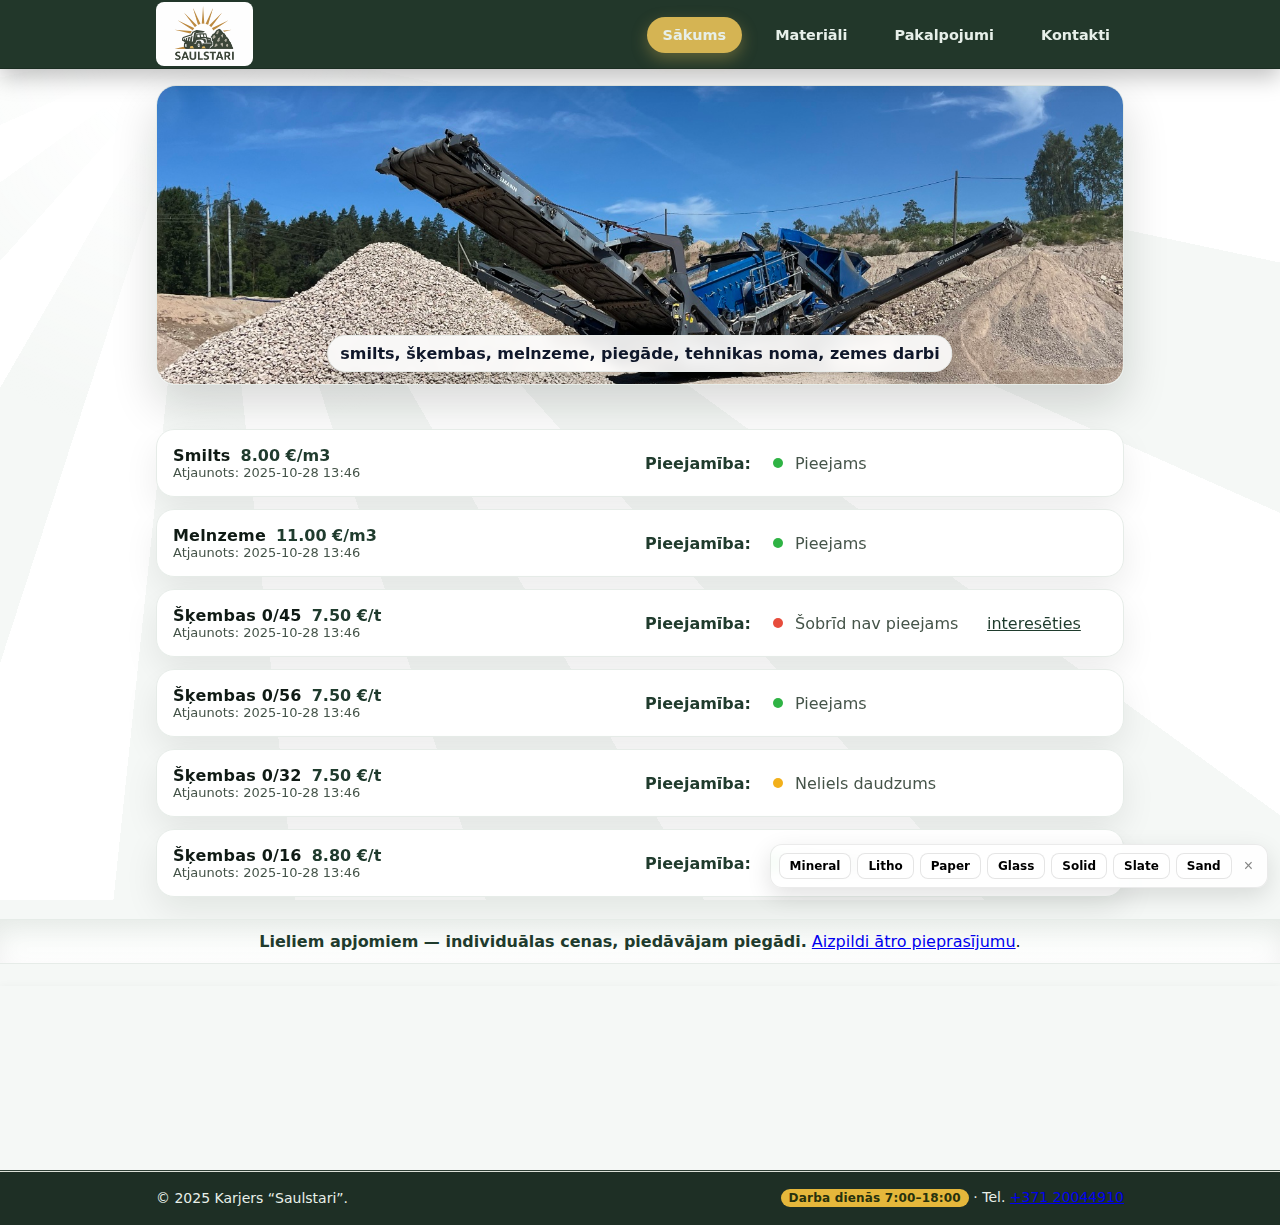
<file: index.html>
<!DOCTYPE html><html lang="lv"><head>
<meta charset="utf-8"><meta name="viewport" content="width=device-width, initial-scale=1">
<link rel="icon" type="image/png" href="assets/favicon.png">
<title>Karjers Saulstari</title>
<link rel="stylesheet" href="assets/styles.css">
<link rel="stylesheet" href="assets/theme-mineral.css">
<link rel="stylesheet" href="assets/theme-litholines.css">
<link rel="stylesheet" href="assets/theme-paperlux.css">
<link rel="stylesheet" href="assets/theme-glassrail.css">
<link rel="stylesheet" href="assets/theme-solidbar.css">
<link rel="stylesheet" href="assets/theme-slategold.css">
<link rel="stylesheet" href="assets/theme-golden-sand.css">
<!-- switcher UI stils -->
<link rel="stylesheet" href="assets/theme-switcher.css">
</head><body class="theme-solidbar">
<header class="header"><div class="container nav">
  <div class="brand"><img src="assets/logo.png" alt="Karjers Saulstari"></div>
  <nav>
    <a href="index.html" class="active">Sākums</a>
    <a href="materials.html">Materiāli</a>
    <a href="pakalpojumi.html">Pakalpojumi</a>
    <a href="contact.html">Kontakti</a>
  </nav>
</div></header><h1 class='visually-hidden'>Sākums</h1><section class="section hero"><div class="container"><div class="frame" id="hero"><div class="slide active"><img src="assets/hero/hero-1.jpg" alt="Hero 1" data-focal="50% 35%"></div><div class="slide"><img src="assets/hero/hero-2.jpg" alt="Hero 2" data-focal="50% 35%"></div><div class="slide"><img src="assets/hero/hero-3.jpg" alt="Hero 3" data-focal="50% 45%"></div><div class="slide"><img src="assets/hero/hero-4.jpg" alt="Hero 4" data-focal="50% 30%"></div><div class="slide"><img src="assets/hero/hero-5.jpg" alt="Hero 5" data-focal="50% 30%"></div><div class="caption">smilts, šķembas, melnzeme, piegāde, tehnikas noma, zemes darbi</div></div></div></section>
<script>(function(){var i=0,s=document.querySelectorAll('#hero .slide');if(s.length<2) return;setInterval(function(){s[i].classList.remove('active');i=(i+1)%s.length;s[i].classList.add('active');},5000);})();</script>
<section class="section"><div class="container"><div class="vlist"><div class="vitem"><div><div class="vname-line"><div class="vname">Smilts</div><div class="vprice">8.00 €/m3</div></div><div class="vmeta">Atjaunots: 2025-10-28 13:46</div></div><div class="avail-grid"><div class="avail-label">Pieejamība:</div><span class="dot green"></span><div class="avail-text">Pieejams</div><div class="avail-action"></div></div></div>
<div class="vitem"><div><div class="vname-line"><div class="vname">Melnzeme</div><div class="vprice">11.00 €/m3</div></div><div class="vmeta">Atjaunots: 2025-10-28 13:46</div></div><div class="avail-grid"><div class="avail-label">Pieejamība:</div><span class="dot green"></span><div class="avail-text">Pieejams</div><div class="avail-action"></div></div></div>
<div class="vitem"><div><div class="vname-line"><div class="vname">Šķembas 0/45</div><div class="vprice">7.50 €/t</div></div><div class="vmeta">Atjaunots: 2025-10-28 13:46</div></div><div class="avail-grid"><div class="avail-label">Pieejamība:</div><span class="dot red"></span><div class="avail-text">Šobrīd nav pieejams</div><div class="avail-action"><a href="contact.html?material=Šķembas 0/45#fast-form">interesēties</a></div></div></div>
<div class="vitem"><div><div class="vname-line"><div class="vname">Šķembas 0/56</div><div class="vprice">7.50 €/t</div></div><div class="vmeta">Atjaunots: 2025-10-28 13:46</div></div><div class="avail-grid"><div class="avail-label">Pieejamība:</div><span class="dot green"></span><div class="avail-text">Pieejams</div><div class="avail-action"></div></div></div>
<div class="vitem"><div><div class="vname-line"><div class="vname">Šķembas 0/32</div><div class="vprice">7.50 €/t</div></div><div class="vmeta">Atjaunots: 2025-10-28 13:46</div></div><div class="avail-grid"><div class="avail-label">Pieejamība:</div><span class="dot yellow"></span><div class="avail-text">Neliels daudzums</div><div class="avail-action"></div></div></div>
<div class="vitem"><div><div class="vname-line"><div class="vname">Šķembas 0/16</div><div class="vprice">8.80 €/t</div></div><div class="vmeta">Atjaunots: 2025-10-28 13:46</div></div><div class="avail-grid"><div class="avail-label">Pieejamība:</div><span class="dot green"></span><div class="avail-text">Pieejams</div><div class="avail-action"></div></div></div></div></div>
</section>
<section class="cta-bar"><div class="container"><p style="margin:0;text-align:center"><strong>Lieliem apjomiem — individuālas cenas, piedāvājam piegādi.</strong> <a href="contact.html#fast-form">Aizpildi ātro pieprasījumu</a>.</p></div></section><section class="map-section"><iframe class="map-banner" src="https://www.google.com/maps?q=Karjers%20Saulstari%20Salaspils&output=embed" loading="lazy"></iframe></section><footer class="footer"><div class="container"><div class="row"><div>© 2025 Karjers “Saulstari”.</div><div><span class="badge">Darba dienās 7:00–18:00</span> · Tel. <a href="tel:+37120044910">+371 20044910</a></div></div></div></footer>  <script src="assets/js/focal.js"></script>
<script src="assets/js/focal.js"></script>
<script src="assets/js/theme-switcher.js"></script>
<script src="assets/js/rays-origin.js"></script>
</body>
</html>
</file>
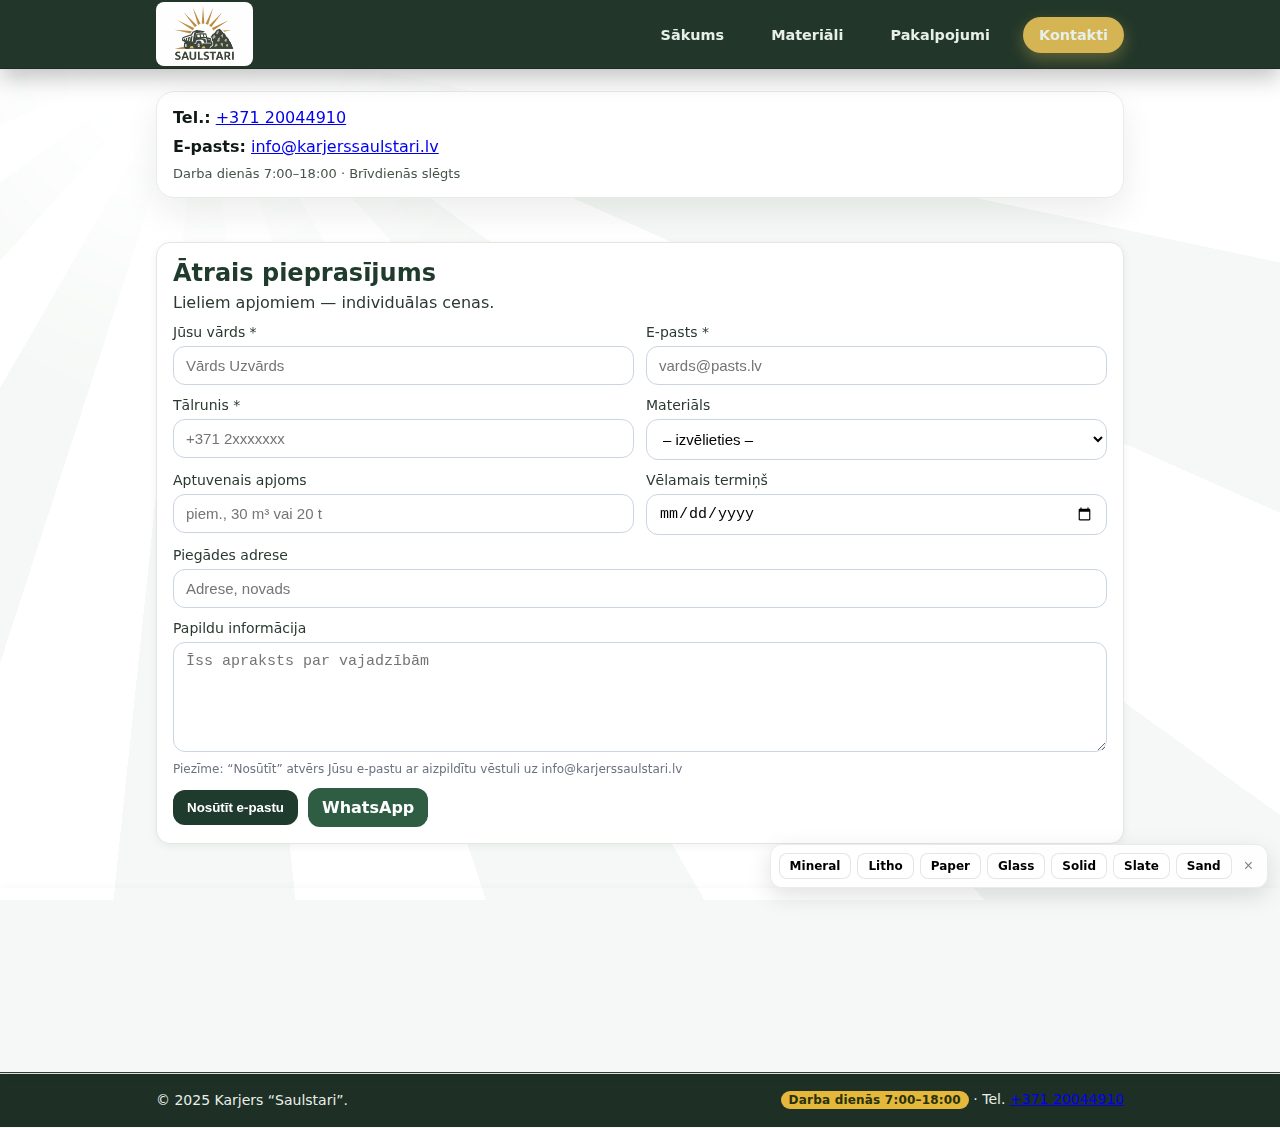
<file: contact.html>
<!DOCTYPE html><html lang="lv"><head>
<meta charset="utf-8"><meta name="viewport" content="width=device-width, initial-scale=1">
<link rel="icon" type="image/png" href="assets/favicon.png">
<title>Karjers Saulstari</title>
<link rel="stylesheet" href="assets/styles.css">
<link rel="stylesheet" href="assets/theme-mineral.css">
<link rel="stylesheet" href="assets/theme-litholines.css">
<link rel="stylesheet" href="assets/theme-paperlux.css">
<link rel="stylesheet" href="assets/theme-glassrail.css">
<link rel="stylesheet" href="assets/theme-solidbar.css">
<link rel="stylesheet" href="assets/theme-slategold.css">
<link rel="stylesheet" href="assets/theme-golden-sand.css">
<!-- switcher UI stils -->
<link rel="stylesheet" href="assets/theme-switcher.css">
</head><body class="theme-mineral">
<header class="header"><div class="container nav">
  <div class="brand"><img src="assets/logo.png" alt="Karjers Saulstari"></div>
  <nav>
    <a href="index.html">Sākums</a>
    <a href="materials.html">Materiāli</a>
    <a href="pakalpojumi.html">Pakalpojumi</a>
    <a href="contact.html" class="active">Kontakti</a>
  </nav>
</div></header><h1 class='visually-hidden'>Kontakti</h1>
<section class="section"><div class="container"><div class="vlist"><div class="vitem" style="grid-template-columns:1fr">
<div><strong>Tel.:</strong> <a href="tel:+37120044910">+371 20044910</a></div><div><strong>E-pasts:</strong> <a href="mailto:info@karjerssaulstari.lv">info@karjerssaulstari.lv</a></div>
<div class="vmeta">Darba dienās 7:00–18:00 · Brīvdienās slēgts</div></div></div></div></section>
<section class="section" id="fast-form"><div class="container"><div class="form-card">
<h2 style="margin:0 0 6px 0;color:var(--primary)">Ātrais pieprasījums</h2>
<p style="margin:0 0 12px 0;color:#2a3a30">Lieliem apjomiem — individuālas cenas.</p>
<form id="qform"><div class="form-grid">
<div><label for="name">Jūsu vārds *</label><input id="name" required placeholder="Vārds Uzvārds"><div class="error" id="err-name" style="display:none">Ievadiet vārdu</div></div>
<div><label for="email">E-pasts *</label><input id="email" type="email" required placeholder="vards@pasts.lv"><div class="error" id="err-email" style="display:none">Ievadiet derīgu e-pastu</div></div>
<div><label for="phone">Tālrunis *</label><input id="phone" required placeholder="+371 2xxxxxxx"><div class="error" id="err-phone" style="display:none">Ievadiet tālruni</div></div>
<div><label for="material">Materiāls</label><select id="material"><option value="">– izvēlieties –</option><option value="Smilts">Smilts</option><option value="Melnzeme">Melnzeme</option><option value="Šķembas 0/45">Šķembas 0/45</option><option value="Šķembas 0/56">Šķembas 0/56</option><option value="Šķembas 0/32">Šķembas 0/32</option><option value="Šķembas 0/16">Šķembas 0/16</option></select></div>
<div><label for="amount">Aptuvenais apjoms</label><input id="amount" placeholder="piem., 30 m³ vai 20 t"></div>
<div><label for="date">Vēlamais termiņš</label><input id="date" type="date"></div>
<div class="wide"><label for="address">Piegādes adrese</label><input id="address" placeholder="Adrese, novads"></div>
<div class="wide"><label for="message">Papildu informācija</label><textarea id="message" placeholder="Īss apraksts par vajadzībām"></textarea><div class="help">Piezīme: “Nosūtīt” atvērs Jūsu e‑pastu ar aizpildītu vēstuli uz info@karjerssaulstari.lv</div></div>
</div><div class="btn-wrap" style="margin-top:12px"><button type="submit" class="btn">Nosūtīt e-pastu</button> <a class="btn secondary" href="tel:+37120044910">WhatsApp</a></div></form>
</div></div></section>
<section class="map-section"><iframe class="map-banner" src="https://www.google.com/maps?q=Karjers%20Saulstari%20Salaspils&output=embed" loading="lazy"></iframe></section>

<script>
(function(){
  var p=new URLSearchParams(location.search).get('material');
  if(p){
    var s=document.getElementById('material');
    for(var i=0;i<s.options.length;i++){ if(s.options[i].value===p){ s.selectedIndex=i; break; } }
    document.getElementById('fast-form').scrollIntoView({behavior:'smooth'});
  }
})();
document.getElementById('qform').addEventListener('submit',function(e){
  e.preventDefault();
  function sh(id,c){document.getElementById(id).style.display=c?'block':'none';}
  var name=document.getElementById('name').value.trim(),
      email=document.getElementById('email').value.trim(),
      phone=document.getElementById('phone').value.trim();
  var material=document.getElementById('material').value,
      amount=document.getElementById('amount').value.trim(),
      date=document.getElementById('date').value,
      address=document.getElementById('address').value.trim(),
      message=document.getElementById('message').value.trim();
  var ok=true;
  sh('err-name',!name); if(!name) ok=false;
  sh('err-email',!/\S+@\S+\.\S+/.test(email)); if(!/\S+@\S+\.\S+/.test(email)) ok=false;
  sh('err-phone',!phone); if(!phone) ok=false;
  if(!ok) return;
  var subject=encodeURIComponent('Ātrais pieprasījums no mājaslapas');
  var body=[
    'Vārds: '+name,
    'E-pasts: '+email,
    'Tālrunis: '+phone,
    'Materiāls: '+(material||'-'),
    'Apjoms: '+(amount||'-'),
    'Termiņš: '+(date||'-'),
    'Adrese: '+(address||'-'),
    'Ziņa: '+(message||'-')
  ].join('\n');
  window.location.href='mailto:info@karjerssaulstari.lv?subject='+subject+'&body='+encodeURIComponent(body);
});
</script>
<footer class="footer"><div class="container"><div class="row"><div>© 2025 Karjers “Saulstari”.</div><div><span class="badge">Darba dienās 7:00–18:00</span> · Tel. <a href="tel:+37120044910">+371 20044910</a></div></div></div></footer>  <script src="assets/js/focal.js"></script>
<script src="assets/js/focal.js"></script>
<script src="assets/js/theme-switcher.js"></script>
<script src="assets/js/rays-origin.js"></script>

<script>
document.addEventListener("DOMContentLoaded", () => {
  const btn = document.querySelector('a.btn.secondary[href^="tel:"]');
  if (!btn) return;

  // Number in both formats
  const PHONE_PLUS  = "+37120044910"; // for whatsapp:// schemes (must include +)
  const PHONE_PLAIN = "37120044910";  // for wa.me (no +, no spaces)

  const isMobile = /Android|iPhone|iPad|iPod/i.test(navigator.userAgent);

  btn.addEventListener("click", (e) => {
    e.preventDefault();

    if (isMobile) {
      // Try native WhatsApp audio call
      const try1 = `whatsapp://audio?phone=${encodeURIComponent(PHONE_PLUS)}`;
      const try2 = `whatsapp://call?phone=${encodeURIComponent(PHONE_PLUS)}`; // secondary
      let opened = false;
      const vis = () => { if (document.hidden) opened = true; };
      document.addEventListener("visibilitychange", vis, { once: true });

      window.location.href = try1;
      setTimeout(() => {
        if (!opened) {
          window.location.href = try2;
          setTimeout(() => { if (!opened) window.location.href = `https://wa.me/${PHONE_PLAIN}`; }, 700);
        }
      }, 900);
    } else {
      // Desktop: Web/Desktop cannot be forced to start a call; open chat
      window.open(`https://wa.me/${PHONE_PLAIN}`, "_blank", "noopener");
    }
  });
});
</script>
</body>
</html>
</file>
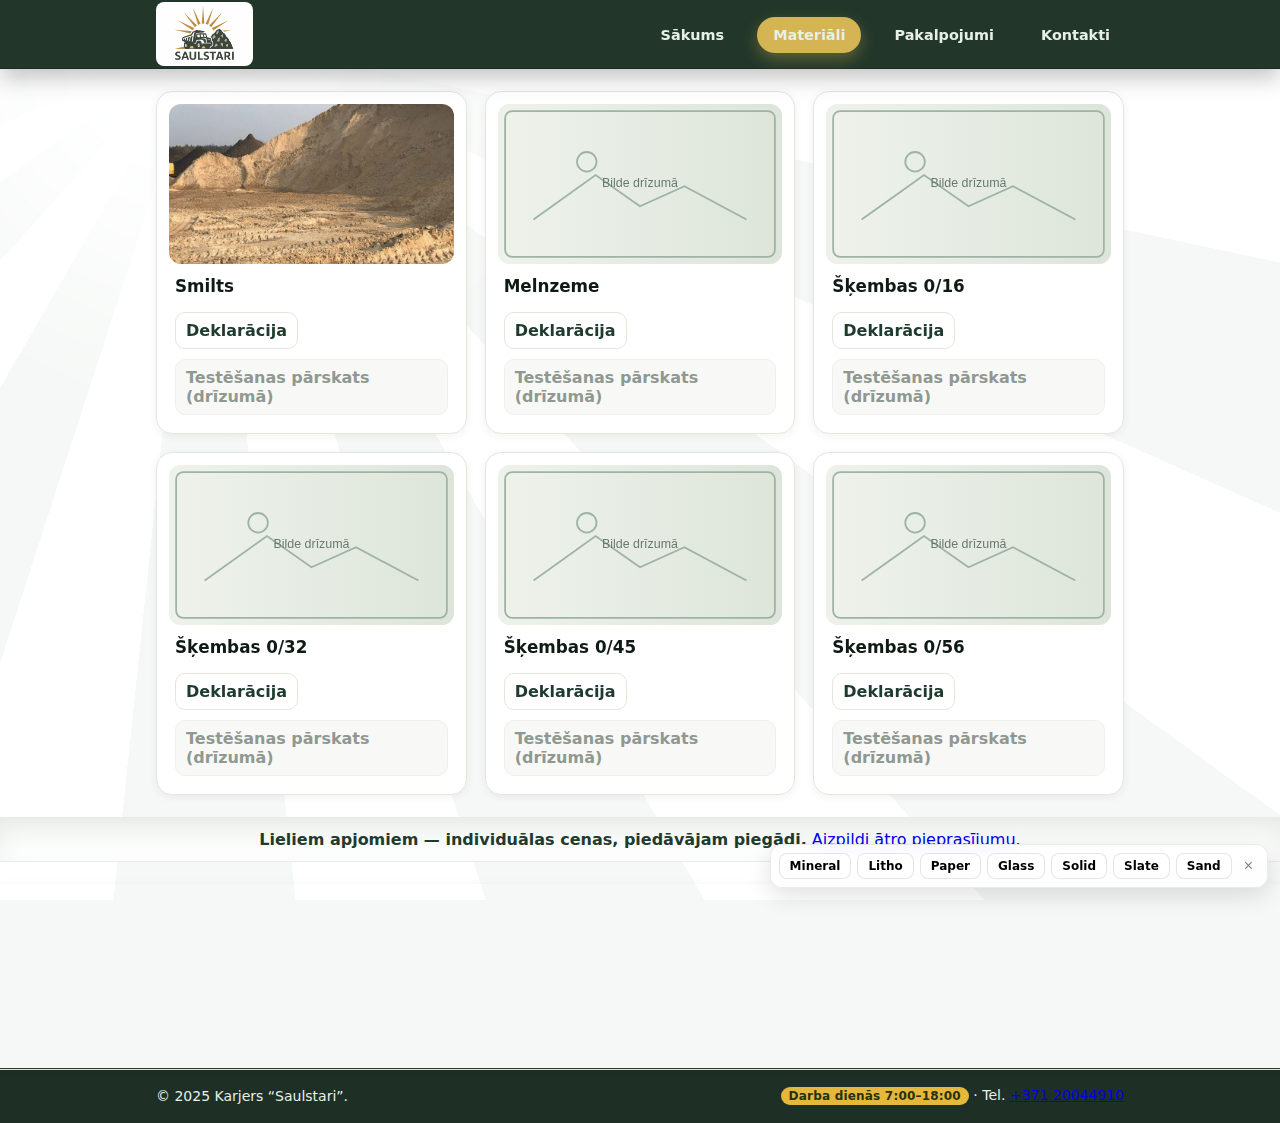
<file: materials.html>
<!DOCTYPE html><html lang="lv"><head>
<meta charset="utf-8"><meta name="viewport" content="width=device-width, initial-scale=1">
<link rel="icon" type="image/png" href="assets/favicon.png">
<title>Karjers Saulstari</title>
<link rel="stylesheet" href="assets/styles.css">
<link rel="stylesheet" href="assets/theme-mineral.css">
<link rel="stylesheet" href="assets/theme-litholines.css">
<link rel="stylesheet" href="assets/theme-paperlux.css">
<link rel="stylesheet" href="assets/theme-glassrail.css">
<link rel="stylesheet" href="assets/theme-solidbar.css">
<link rel="stylesheet" href="assets/theme-slategold.css">
<link rel="stylesheet" href="assets/theme-golden-sand.css">
<!-- switcher UI stils -->
<link rel="stylesheet" href="assets/theme-switcher.css">
<style>

/* === Materiāli: 3-per-row grid === */
.materials-grid{
  display:grid;
  grid-template-columns: repeat(3, 1fr);
  gap: 18px;
}
@media(max-width: 980px){
  .materials-grid{ grid-template-columns: repeat(2, 1fr); }
}
@media(max-width: 640px){
  .materials-grid{ grid-template-columns: 1fr; }
}
.material-card{
  background: var(--panel);
  border:1px solid var(--border);
  border-radius:16px;
  box-shadow: var(--shadow);
  padding:12px;
  display:flex;
  flex-direction:column;
  gap:10px;
}
.material-card .media{
  aspect-ratio: 16 / 9;
  background:#eef2eb;
  border-radius:12px;
  overflow:hidden;
  display:flex;align-items:center;justify-content:center;
}
.material-card .media img{
  width:100%;height:100%;object-fit:cover;
}
.material-card h3{
  margin:2px 6px;
  font-size:1.05rem;
}
.material-card .docs{
  display:flex;flex-wrap:wrap;gap:10px;margin:4px 6px 6px;
}
.material-card .docs .doc{
  display:inline-block;
  padding:8px 10px;
  border-radius:10px;
  text-decoration:none;
  font-weight:600;
  border:1px solid var(--border);
  color: var(--primary);
  background: #fff;
}
.material-card .docs .doc:hover{
  border-color: var(--active);
  color:#fff;
  background: linear-gradient(90deg,var(--active), var(--primary));
}
.material-card .docs .disabled{
  opacity:.6;
  pointer-events:none;
  color: var(--muted);
  background: #f3f5f1;
}

</style>
<style>

/* === 3-per-row cards with lightbox === */
.work-grid, .materials-grid{
  display:grid;
  grid-template-columns: repeat(3, 1fr);
  gap: 18px;
}
@media(max-width: 980px){
  .work-grid, .materials-grid{ grid-template-columns: repeat(2, 1fr); }
}
@media(max-width: 640px){
  .work-grid, .materials-grid{ grid-template-columns: 1fr; }
}

.work-card, .material-card{
  background: var(--panel);
  border:1px solid var(--border);
  border-radius:16px;
  box-shadow: var(--shadow);
  padding:12px;
  display:flex;
  flex-direction:column;
  gap:10px;
}

.work-card .media, .material-card .media{
  position: relative;
  aspect-ratio: 16 / 9;
  background:#eef2eb;
  border-radius:12px;
  overflow:hidden;
  display:flex;align-items:center;justify-content:center;
}
.work-card .media{ cursor: zoom-in; }

.work-card .media img, .material-card .media img{
  width:100%;height:100%;object-fit:cover;
}

.work-card h3, .material-card h3{ margin:2px 6px; font-size:1.05rem; }
.work-card p{ margin:0 6px 6px; color: var(--muted); }

.material-card .docs{
  display:flex;flex-wrap:wrap;gap:10px;margin:4px 6px 6px;
}
.material-card .docs .doc{
  display:inline-block;
  padding:8px 10px;
  border-radius:10px;
  text-decoration:none;
  font-weight:600;
  border:1px solid var(--border);
  color: var(--primary);
  background: #fff;
}
.material-card .docs .doc:hover{
  border-color: var(--active);
  color:#fff;
  background: linear-gradient(90deg,var(--active), var(--primary));
}
.material-card .docs .disabled{
  opacity:.6;
  pointer-events:none;
  color: var(--muted);
  background: #f3f5f1;
}

/* small counter badge to indicate gallery length */
.work-card .count-badge{
  position:absolute; right:8px; bottom:8px;
  background: rgba(15,26,20,.85);
  color: #fff; padding:6px 10px; border-radius:999px; font-weight:700; font-size:.9rem;
  border:1px solid rgba(255,255,255,.2);
}

/* Lightbox */
.lb-backdrop{
  position:fixed; inset:0; background:rgba(10,16,12,.7);
  display:none; align-items:center; justify-content:center;
  z-index: 1000;
}
.lb-backdrop.active{ display:flex; }
.lb-frame{
  width:66.666vw; max-width:1200px; aspect-ratio: 16 / 9;
  background:#000; border-radius:16px; overflow:hidden; position:relative;
  box-shadow: 0 20px 60px rgba(0,0,0,.5);
}
@media(max-width: 1024px){
  .lb-frame{ width: 90vw; }
}
.lb-frame img{
  width:100%; height:100%; object-fit:contain; background:#000;
}
.lb-close, .lb-prev, .lb-next{
  position:absolute; top:50%; transform: translateY(-50%);
  background: rgba(25,35,30,.8);
  color:#fff; border:none; cursor:pointer;
  width:44px; height:44px; border-radius:999px; display:flex; align-items:center; justify-content:center;
  font-size:22px; line-height:1;
}
.lb-close{ top:10px; right:10px; transform:none; }
.lb-prev{ left:10px; }
.lb-next{ right:10px; }
.lb-close:hover, .lb-prev:hover, .lb-next:hover{ background: rgba(25,35,30,.95); }

</style>
</head><body class="theme-mineral">
<header class="header"><div class="container nav">
  <div class="brand"><img src="assets/logo.png" alt="Karjers Saulstari"></div>
  <nav>
    <a href="index.html">Sākums</a>
    <a href="materials.html" class="active">Materiāli</a>
    <a href="pakalpojumi.html">Pakalpojumi</a>
    <a href="contact.html">Kontakti</a>
  </nav>
</div></header><h1 class='visually-hidden'>Materiāli</h1>
<section class="section">
  <div class="container">
    <div class="materials-grid">
      <article class="material-card" id="smilts">
      <div class="media"><img src="assets/materials/smilts/smilts-1.jpg" alt="Smilts"></div>
      <h3>Smilts</h3>
      <div class="docs"><a class="doc" href="docs/deklaracija-smilts.pdf" target="_blank">Deklarācija</a> <span class="doc disabled">Testēšanas pārskats (drīzumā)</span></div>
    </article>
<article class="material-card" id="melnzeme">
      <div class="media"><img src="assets/materials/_placeholders/material-placeholder.svg" alt="Melnzeme"></div>
      <h3>Melnzeme</h3>
      <div class="docs"><a class="doc" href="docs/deklaracija-melnzeme.pdf" target="_blank">Deklarācija</a> <span class="doc disabled">Testēšanas pārskats (drīzumā)</span></div>
    </article>
<article class="material-card" id="skembas-0-16">
      <div class="media"><img src="assets/materials/_placeholders/material-placeholder.svg" alt="Šķembas 0/16"></div>
      <h3>Šķembas 0/16</h3>
      <div class="docs"><a class="doc" href="docs/deklaracija-skembas-0-16.pdf" target="_blank">Deklarācija</a> <span class="doc disabled">Testēšanas pārskats (drīzumā)</span></div>
    </article>
<article class="material-card" id="skembas-0-32">
      <div class="media"><img src="assets/materials/_placeholders/material-placeholder.svg" alt="Šķembas 0/32"></div>
      <h3>Šķembas 0/32</h3>
      <div class="docs"><a class="doc" href="docs/deklaracija-skembas-0-32.pdf" target="_blank">Deklarācija</a> <span class="doc disabled">Testēšanas pārskats (drīzumā)</span></div>
    </article>
<article class="material-card" id="skembas-0-45">
      <div class="media"><img src="assets/materials/_placeholders/material-placeholder.svg" alt="Šķembas 0/45"></div>
      <h3>Šķembas 0/45</h3>
      <div class="docs"><a class="doc" href="docs/deklaracija-skembas-0-45.pdf" target="_blank">Deklarācija</a> <span class="doc disabled">Testēšanas pārskats (drīzumā)</span></div>
    </article>
<article class="material-card" id="skembas-0-56">
      <div class="media"><img src="assets/materials/_placeholders/material-placeholder.svg" alt="Šķembas 0/56"></div>
      <h3>Šķembas 0/56</h3>
      <div class="docs"><a class="doc" href="docs/deklaracija-skembas-0-56.pdf" target="_blank">Deklarācija</a> <span class="doc disabled">Testēšanas pārskats (drīzumā)</span></div>
    </article>
    </div>
  </div>
</section>
<section class="cta-bar"><div class="container"><p style="margin:0;text-align:center"><strong>Lieliem apjomiem — individuālas cenas, piedāvājam piegādi.</strong> <a href="contact.html#fast-form">Aizpildi ātro pieprasījumu</a>.</p></div></section><section class="map-section"><iframe class="map-banner" src="https://www.google.com/maps?q=Karjers%20Saulstari%20Salaspils&output=embed" loading="lazy"></iframe></section><footer class="footer"><div class="container"><div class="row"><div>© 2025 Karjers “Saulstari”.</div><div><span class="badge">Darba dienās 7:00–18:00</span> · Tel. <a href="tel:+37120044910">+371 20044910</a></div></div></div></footer>  <script src="assets/js/focal.js"></script>
<script src="assets/js/focal.js"></script>
<script src="assets/js/theme-switcher.js"></script>
<script src="assets/js/rays-origin.js"></script>
</body>
</html>
</file>
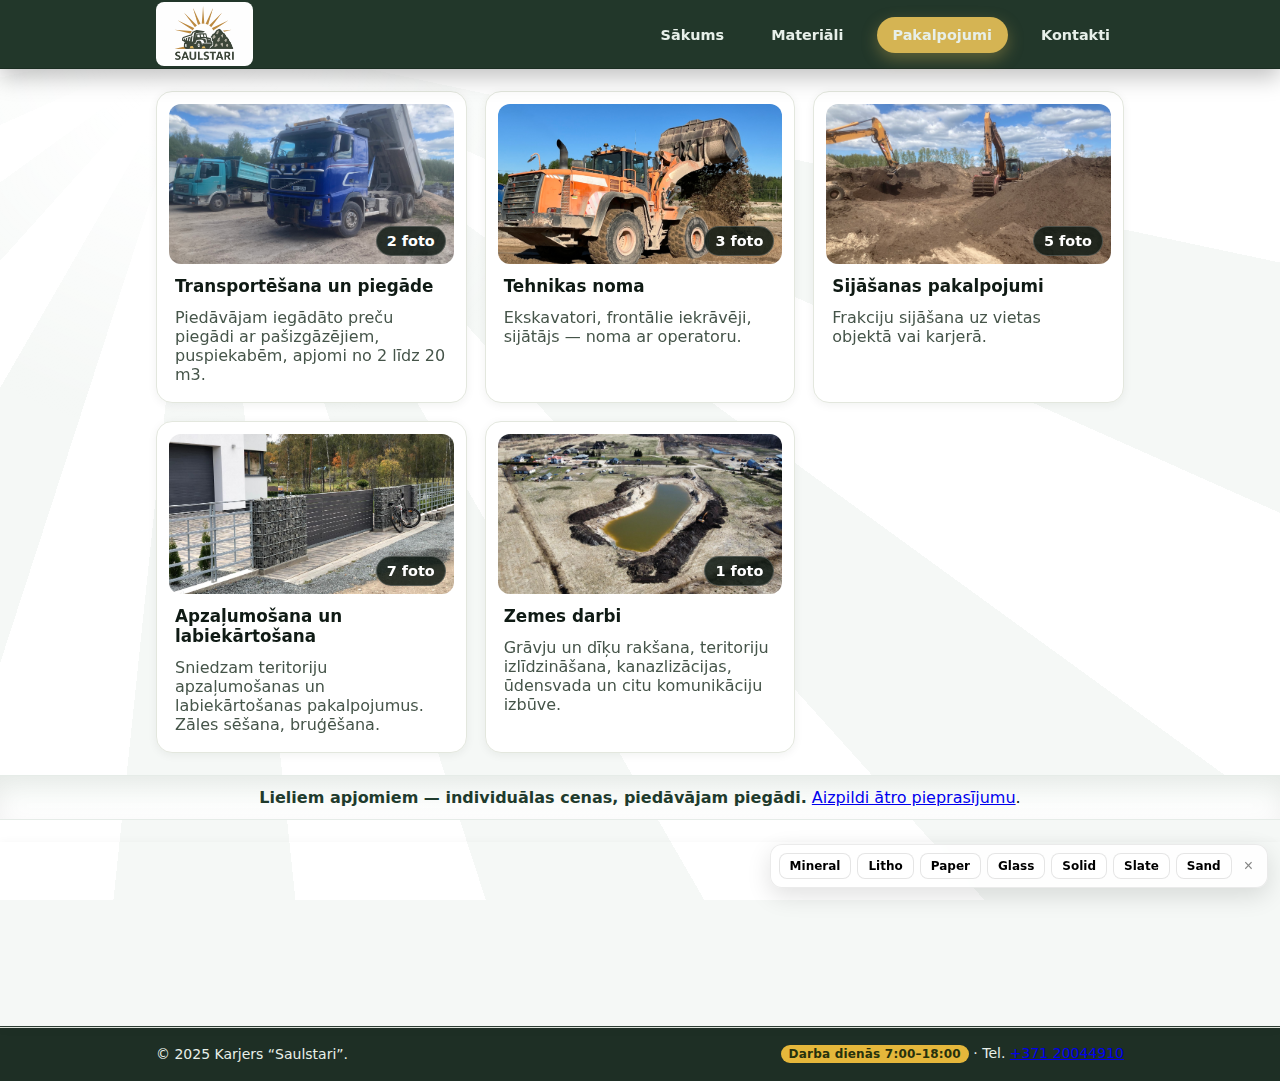
<file: pakalpojumi.html>
<!DOCTYPE html><html lang="lv"><head>
<meta charset="utf-8"><meta name="viewport" content="width=device-width, initial-scale=1">
<link rel="icon" type="image/png" href="assets/favicon.png">
<title>Karjers Saulstari — Pakalpojumi</title>

<link rel="stylesheet" href="assets/styles.css">
<link rel="stylesheet" href="assets/theme-mineral.css">
<link rel="stylesheet" href="assets/theme-litholines.css">
<link rel="stylesheet" href="assets/theme-paperlux.css">
<link rel="stylesheet" href="assets/theme-glassrail.css">
<link rel="stylesheet" href="assets/theme-solidbar.css">
<link rel="stylesheet" href="assets/theme-slategold.css">
<link rel="stylesheet" href="assets/theme-golden-sand.css">
<link rel="stylesheet" href="assets/theme-switcher.css">

<!-- Stack Gallery minimālais CSS (lokāli šai lapai) -->
<style>
  .stack-gallery{
  position: relative;
  height: 320px;
  border-radius: 18px;
  overflow: visible;
  user-select: none;
  margin: 16px 0;
}
.stack-gallery img{
  position: absolute;
  inset: 0;
  width: 100%;
  height: 100%;
  object-fit: cover;
  border-radius: 18px;
  box-shadow: 0 14px 34px rgba(0,0,0,.14);
  transition: transform .4s ease, z-index .3s ease, filter .3s ease, opacity .3s ease;
  cursor: pointer;
}

/* Sākotnējā kaskāde (redzamas malas ~5%) */
.stack-gallery img:nth-child(1){ transform: translateX(0%); z-index: 1; }
.stack-gallery img:nth-child(2){ transform: translateX(5%); z-index: 2; }
.stack-gallery img:nth-child(3){ transform: translateX(10%); z-index: 3; }
.stack-gallery img:nth-child(4){ transform: translateX(15%); z-index: 4; }
.stack-gallery img:nth-child(5){ transform: translateX(20%); z-index: 5; }

/* Kad uzbrauc virs bildes – tā paceļas un kļūst nedaudz lielāka */
.stack-gallery img:hover{
  transform: scale(1.05) translateX(0);
  z-index: 20;
  filter: brightness(1.05);
}

/* Kad cita bilde hover – pārējās kļūst nedaudz blāvākas */
.stack-gallery:hover img:not(:hover){
  opacity: 0.7;
  filter: brightness(0.9);
}

/* Lightbox */
.sg-lightbox{
  position: fixed; inset: 0; z-index: 5000;
  background: rgba(0,0,0,.65);
  display: none; align-items: center; justify-content: center;
  padding: 24px;
}
.sg-lightbox.is-open{ display: flex; }
.sg-lightbox .sg-frame{
  width: 75vw; height: 75vh;
  max-width: 1280px; max-height: 900px;
  background: #000; border-radius: 18px; overflow: hidden;
  box-shadow: 0 24px 64px rgba(0,0,0,.45);
  position: relative;
}
.sg-lightbox img{
  width: 100%; height: 100%; object-fit: contain;
  background: #000;
}
.sg-close{
  position: absolute; top: 10px; right: 12px;
  background: rgba(255,255,255,.9); border: none;
  border-radius: 999px; width: 36px; height: 36px;
  font-size: 20px; cursor: pointer;
  box-shadow: 0 6px 18px rgba(0,0,0,.25);
}
</style>
<style>

/* === 3-per-row cards with lightbox === */
.work-grid, .materials-grid{
  display:grid;
  grid-template-columns: repeat(3, 1fr);
  gap: 18px;
}
@media(max-width: 980px){
  .work-grid, .materials-grid{ grid-template-columns: repeat(2, 1fr); }
}
@media(max-width: 640px){
  .work-grid, .materials-grid{ grid-template-columns: 1fr; }
}

.work-card, .material-card{
  background: var(--panel);
  border:1px solid var(--border);
  border-radius:16px;
  box-shadow: var(--shadow);
  padding:12px;
  display:flex;
  flex-direction:column;
  gap:10px;
}

.work-card .media, .material-card .media{
  position: relative;
  aspect-ratio: 16 / 9;
  background:#eef2eb;
  border-radius:12px;
  overflow:hidden;
  display:flex;align-items:center;justify-content:center;
}
.work-card .media{ cursor: zoom-in; }

.work-card .media img, .material-card .media img{
  width:100%;height:100%;object-fit:cover;
}

.work-card h3, .material-card h3{ margin:2px 6px; font-size:1.05rem; }
.work-card p{ margin:0 6px 6px; color: var(--muted); }

.material-card .docs{
  display:flex;flex-wrap:wrap;gap:10px;margin:4px 6px 6px;
}
.material-card .docs .doc{
  display:inline-block;
  padding:8px 10px;
  border-radius:10px;
  text-decoration:none;
  font-weight:600;
  border:1px solid var(--border);
  color: var(--primary);
  background: #fff;
}
.material-card .docs .doc:hover{
  border-color: var(--active);
  color:#fff;
  background: linear-gradient(90deg,var(--active), var(--primary));
}
.material-card .docs .disabled{
  opacity:.6;
  pointer-events:none;
  color: var(--muted);
  background: #f3f5f1;
}

/* small counter badge to indicate gallery length */
.work-card .count-badge{
  position:absolute; right:8px; bottom:8px;
  background: rgba(15,26,20,.85);
  color: #fff; padding:6px 10px; border-radius:999px; font-weight:700; font-size:.9rem;
  border:1px solid rgba(255,255,255,.2);
}

/* Lightbox */
.lb-backdrop{
  position:fixed; inset:0; background:rgba(10,16,12,.7);
  display:none; align-items:center; justify-content:center;
  z-index: 1000;
}
.lb-backdrop.active{ display:flex; }
.lb-frame{
  width:66.666vw; max-width:1200px; aspect-ratio: 16 / 9;
  background:#000; border-radius:16px; overflow:hidden; position:relative;
  box-shadow: 0 20px 60px rgba(0,0,0,.5);
}
@media(max-width: 1024px){
  .lb-frame{ width: 90vw; }
}
.lb-frame img{
  width:100%; height:100%; object-fit:contain; background:#000;
}
.lb-close, .lb-prev, .lb-next{
  position:absolute; top:50%; transform: translateY(-50%);
  background: rgba(25,35,30,.8);
  color:#fff; border:none; cursor:pointer;
  width:44px; height:44px; border-radius:999px; display:flex; align-items:center; justify-content:center;
  font-size:22px; line-height:1;
}
.lb-close{ top:10px; right:10px; transform:none; }
.lb-prev{ left:10px; }
.lb-next{ right:10px; }
.lb-close:hover, .lb-prev:hover, .lb-next:hover{ background: rgba(25,35,30,.95); }

</style>
</head>
<body class="theme-mineral">
<header class="header">
  <div class="container nav">
    <div class="brand"><img src="assets/logo.png" alt="Karjers Saulstari"></div>
    <nav>
    <a href="index.html">Sākums</a>
    <a href="materials.html">Materiāli</a>
    <a href="pakalpojumi.html" class="active">Pakalpojumi</a>
    <a href="contact.html">Kontakti</a>
  </nav>
  </div>
</header>

<h1 class="visually-hidden">Pakalpojumi</h1>


<section class="section">
  <div class="container">
    <div class="work-grid">
<article class="work-card" id="transportesana">
  <div class="media" 
       data-gallery="assets/galerija/transportesana/01.jpg|assets/galerija/transportesana/02.jpg"
       data-start="0" title="Atvērt galeriju">
    <img src="assets/galerija/transportesana/01.jpg" alt="Transportēšana un piegāde">
    <div class="count-badge">2 foto</div>
  </div>
  <h3>Transportēšana un piegāde</h3>
  <p>Piedāvājam iegādāto preču piegādi ar pašizgāzējiem, puspiekabēm, apjomi no 2 līdz 20 m3.</p>
</article>
<article class="work-card" id="tehnikas-noma">
  <div class="media" 
       data-gallery="assets/galerija/Tehnikasnoma/01.jpg|assets/galerija/Tehnikasnoma/02.jpg|assets/galerija/Tehnikasnoma/03.jpg"
       data-start="0" title="Atvērt galeriju">
    <img src="assets/galerija/Tehnikasnoma/01.jpg" alt="Tehnikas noma">
    <div class="count-badge">3 foto</div>
  </div>
  <h3>Tehnikas noma</h3>
  <p>Ekskavatori, frontālie iekrāvēji, sijātājs — noma ar operatoru.</p>
</article>
<article class="work-card" id="sijasana">
  <div class="media"
       data-gallery="assets/galerija/sijasana/01.jpg|assets/galerija/sijasana/02.jpg|assets/galerija/sijasana/03.jpg|assets/galerija/sijasana/04.jpg|assets/galerija/sijasana/05.jpg"
       data-start="0" title="Atvērt galeriju">
    <img src="assets/galerija/sijasana/01.jpg" alt="Sijāšanas pakalpojumi">
    <div class="count-badge">5 foto</div>
  </div>
  <h3>Sijāšanas pakalpojumi</h3>
  <p>Frakciju sijāšana uz vietas objektā vai karjerā.</p>
</article>
<article class="work-card" id="labiekartosana">
  <div class="media"
       data-gallery="assets/galerija/labiekartosana/07.jpg|assets/galerija/labiekartosana/02.jpg|assets/galerija/labiekartosana/03.jpg|assets/galerija/labiekartosana/04.jpg|assets/galerija/labiekartosana/05.jpg|assets/galerija/labiekartosana/06.jpg|assets/galerija/labiekartosana/01.jpg"
       data-start="0" title="Atvērt galeriju">  
    <img src="assets/galerija/labiekartosana/07.jpg" alt="labiekārtošana">
    <div class="count-badge">7 foto</div>
  </div>
  <h3>Apzaļumošana un labiekārtošana</h3>
  <p>Sniedzam teritoriju apzaļumošanas un labiekārtošanas pakalpojumus. Zāles sēšana, bruģēšana.</p>
</article>
<article class="work-card" id="zemesdarbi">
     <div class="media"
       data-gallery="assets/galerija/zemesdarbi/01.jpg"
       data-start="0" title="Atvērt galeriju">
    <img src="assets/galerija/zemesdarbi/01.jpg" alt="Zemes darbi">
    <div class="count-badge">1 foto</div>
  </div>
  <h3>Zemes darbi</h3>
  <p>Grāvju un dīķu rakšana, teritoriju izlīdzināšana, kanazlizācijas, ūdensvada un citu komunikāciju izbūve.</p>
</article>
    </div>
</section>


<section class="cta-bar">
  <div class="container">
    <p style="margin:0;text-align:center">
      <strong>Lieliem apjomiem — individuālas cenas, piedāvājam piegādi.</strong>
      <a href="contact.html#fast-form">Aizpildi ātro pieprasījumu</a>.
    </p>
  </div>
</section>

<section class="map-section">
  <iframe class="map-banner" src="https://www.google.com/maps?q=Karjers%20Saulstari%20Salaspils&output=embed" loading="lazy"></iframe>
</section>

<footer class="footer">
  <div class="container">
    <div class="row">
      <div>© 2025 Karjers “Saulstari”.</div>
      <div><span class="badge">Darba dienās 7:00–18:00</span> · Tel. <a href="tel:+37120044910">+371 20044910</a></div>
    </div>
  </div>
</footer>

<!-- Skripti -->
<script src="assets/js/focal.js"></script>
<script src="assets/js/theme-switcher.js"></script>

<!-- Stack gallery JS (lokāli šai lapai) -->
<script>
(function(){
  // Lightbox
  let overlay;
  function ensureOverlay(){
    if (overlay) return overlay;
    overlay = document.createElement('div');
    overlay.className = 'sg-lightbox';
    overlay.innerHTML = `
      <div class="sg-frame">
        <button class="sg-close" aria-label="Aizvērt">×</button>
        <img alt="">
      </div>`;
    document.body.appendChild(overlay);

    overlay.addEventListener('click', e=>{
      if (e.target === overlay || e.target.classList.contains('sg-close')) closeLightbox();
    });
    window.addEventListener('keydown', e=>{
      if (e.key === 'Escape') closeLightbox();
    });
    return overlay;
  }
  function openLightbox(src){
    const o = ensureOverlay();
    o.querySelector('img').src = src;
    o.classList.add('is-open');
  }
  function closeLightbox(){ overlay && overlay.classList.remove('is-open'); }

  // Katram attēlam – klikšķis atver lielāku versiju
  document.querySelectorAll('.stack-gallery img').forEach(img=>{
    img.addEventListener('click', e=>{
      e.stopPropagation();
      openLightbox(img.src);
    });
  });
})();
</script>
<script src="assets/js/lightbox.js"></script>
<script src="assets/js/rays-origin.js"></script>
</body>
</html>
</file>
<file: assets/styles.css>
:root{
  --bg:#F4F6F1;--text:#0f1a14;--muted:#455449;--primary:#1F3B2D;--active:#2F5D44;--accent:#E5B73B;
  --panel:#FFFFFF;--border:#e3e7de;--shadow:0 2px 10px rgba(18,31,25,.06);
  --nav-h:68px;
  --hero-shift:0px;
}
@media(max-width:720px){:root{--nav-h:56px}}
*{box-sizing:border-box}
.visually-hidden{position:absolute!important;height:1px;width:1px;overflow:hidden;clip:rect(1px,1px,1px,1px)}
body{font-family:system-ui,Arial,sans-serif;margin:0;background:var(--bg);color:var(--text)}
.container{max-width:1000px;margin:0 auto;padding:0 16px}
.header{background:var(--panel);position:sticky;top:0;z-index:20;box-shadow:var(--shadow)}
.nav{display:flex;align-items:center;justify-content:space-between;height:var(--nav-h)}
.brand{display:flex;align-items:center;gap:10px}
.brand img{height:calc(.95 * var(--nav-h));width:auto;object-fit:contain;border-radius:8px}
nav a{margin-left:14px;text-decoration:none;color:var(--muted);font-weight:600;padding:8px 12px;border-radius:12px}
nav a.active{color:#fff;background:linear-gradient(90deg,var(--active), var(--primary));box-shadow:0 2px 8px rgba(31,59,45,.25)}
nav a:hover{color:var(--primary)}
.section{padding:22px 0}
.footer{padding:18px 0;background:var(--panel);box-shadow:inset 0 1px 0 var(--border);color:var(--muted);font-size:14px}
.footer .row{display:flex;justify-content:space-between;align-items:center;flex-wrap:wrap;gap:10px}

.vlist{display:flex;flex-direction:column;gap:12px}
.vitem{background:var(--panel);border:1px solid var(--border);border-radius:14px;padding:12px 16px;box-shadow:var(--shadow);display:grid;grid-template-columns:1fr 1fr;gap:10px;align-items:center}
.vname-line{display:flex;align-items:baseline;gap:10px;flex-wrap:wrap}
.vname{font-weight:800;letter-spacing:.2px}
.vprice{font-weight:800;color:var(--primary)}
.vmeta{font-size:13px;color:var(--muted)}
.avail-grid{display:grid;grid-template-columns:120px 14px auto 120px;align-items:center;gap:8px}
.avail-label{font-weight:800;color:var(--primary)}
.dot{width:10px;height:10px;border-radius:50%}
.dot.green{background:#2fb344}.dot.yellow{background:#f2b01b}.dot.red{background:#e74c3c}.dot.gray{background:#94a3b8}
.avail-text{color:var(--muted)} .avail-action a{color:var(--primary);text-decoration:underline}
@media(max-width:780px){.vitem{grid-template-columns:1fr}.avail-grid{grid-template-columns:120px 14px auto 1fr}}

.card{background:var(--panel);border:1px solid var(--border);border-radius:14px;padding:14px;box-shadow:var(--shadow)}
.badge{display:inline-block;background:var(--accent);color:#27310c;border-radius:999px;padding:2px 8px;font-size:12px;font-weight:800;letter-spacing:.2px}

/* Hero */
.hero{padding-top:16px}
.hero .frame{position:relative;overflow:hidden;height:300px;border-radius:16px;box-shadow:var(--shadow);background:transparent}
.hero .slide{position:absolute;inset:0;opacity:0;transition:opacity 1.2s ease}
.hero .slide.active{opacity:1}
.hero img{position:absolute;left:50%;top:50%;transform:translate(-50%,-50%);width:100%;height:100%;object-fit:cover}
.hero .caption{position:absolute;left:50%;bottom:12px;transform:translateX(-50%);background:rgba(255,255,255,.9);color:#0f172a;padding:8px 12px;border-radius:12px;font-weight:800;border:1px solid var(--border)}

/* CTA & MAP */
.cta-bar{padding:12px 0;background:#ffffffe6;border-top:1px solid var(--border);border-bottom:1px solid var(--border);box-shadow:var(--shadow)}
.cta-bar strong{color:var(--primary)}
.map-banner{width:100%;height:180px;border:0} .map-section{margin-top:22px;box-shadow:var(--shadow);z-index: 2;}

/* Form */
.form-card{background:var(--panel);border:1px solid var(--border);border-radius:14px;box-shadow:var(--shadow);padding:16px}
.form-grid{display:grid;grid-template-columns:1fr 1fr;gap:12px}
.form-grid .wide{grid-column:1/-1}
label{display:block;font-size:14px;color:#2a3a30;margin-bottom:6px}
input,select,textarea{width:100%;padding:10px 12px;border:1px solid #cbd5e1;border-radius:12px;background:#fff;font-size:15px}
textarea{min-height:110px;resize:vertical}
.btn{display:inline-block;background:#1F3B2D;color:#fff;border:none;border-radius:12px;padding:10px 14px;text-decoration:none;cursor:pointer;font-weight:800}
.btn.secondary{background:#2F5D44}
.btn:hover{filter:brightness(1.05)}
.btn-wrap{display:flex;gap:10px;align-items:center}
.error{margin-top:6px;color:#b91c1c;font-size:13px}
.help{margin-top:6px;font-size:12px;color:#6b7280}

/* Hero caption: single line on desktop, wrap on mobile */
@media (min-width: 1200px) {
  .section.hero .caption{
    white-space: nowrap;                /* nelauž rindas */
    max-width: calc(100% - 160px);      /* drošības rezerve no malām */
    display: inline-block;
  }
}

/* Zem 1200px atļaujam lauzt rindas (mobilajam/lielam planšetam) */
@media (max-width: 1199.98px) {
  .section.hero .caption{
    white-space: normal;
  }
}

/* Nav teksts -10% un mazliet kompaktāks, lai logo izskatās lielāks */
.header nav a{
  font-size: 0.9em;          /* ~-10% pret līdzšinējo */
  padding: 10px 14px;        /* mazāks “pill” spilventiņš */
  line-height: 1.1;
}






/* === DEBUG: Super visible white 'Saulstari' rays === */
:root{
  --ray-origin-x: 135px;
  --ray-origin-y: 60px;
  --ray-angle: 12deg;
  --ray-highlight: rgba(255,255,255,1);
  --ray-opacity: 1.0;
}

.cta-bar,
.map-section,
.map-banner,
.map-wrap,
.map-frame{
  position: relative;
  z-index: 2;             /* <- virs body::after */
}
body::after{
  content:"";
  position: fixed;
  inset: 0;
  pointer-events: none;
  z-index: 0;
  background-image:
    radial-gradient(circle at var(--ray-origin-x) var(--ray-origin-y),
      rgba(255,255,255,1) 0%,
      rgba(255,255,255,.9) 10%,
      rgba(255,255,255,0) 45vh),
    repeating-conic-gradient(
      from -6deg at var(--ray-origin-x) var(--ray-origin-y),
      var(--ray-highlight) 0 var(--ray-angle),
      rgba(255,255,255,0) var(--ray-angle) calc(var(--ray-angle) * 2)
    );
  mix-blend-mode: normal;
  opacity: var(--ray-opacity);
}
@media (max-width: 720px){
  body::after{ opacity: 1.0; }
}

/* v45: uniform service grid (always 3 per row on desktop) */
.work-grid{ display:grid; grid-template-columns: repeat(3, minmax(0,1fr)); gap: 28px; }
.work-card{ grid-column: auto !important; } /* cancel any previous spanning rules */
/* Responsive fallbacks */
@media (max-width: 1024px){
  .work-grid{ grid-template-columns: repeat(2, minmax(0,1fr)); }
}
@media (max-width: 640px){
  .work-grid{ grid-template-columns: 1fr; }
}

/* Telefona PORTRETĀ: nav kā 2×2 režģis, aktīvais tikai pasvītrots */ 
@media (max-width: 480px){

  /* 2 kolonnas, 2 rindas tikai pašā <nav>, logo netiek skarts */
  header nav{
    display: grid;
    grid-template-columns: 1fr 1fr;   /* 2 kolonnas */
    grid-auto-rows: auto;
    column-gap: 12px;
    row-gap: 4px;
    justify-items: flex-start;        /* teksts pa kreisi katrā šūnā */
    align-items: start;
  }

  /* Lapu nosaukumi šūnās – bez dzeltenā pill */
  header nav a{
    margin: 0px;                        /* vairs nav margin-left:14px */
    padding: 8px 4px;                 /* mazliet lielāks vertikālais “gaiss” */
    text-align: left;
    border-radius: 0;
    background: transparent;
    box-shadow: none;
    font-size: 0.95em;
    line-height: 1.1;
    color: var(--muted);
  }

  /* Aktīvā lapa – tikai pasvītrojums */
  body[class^="theme-"] header nav a.active,
  body[class*=" theme-"] header nav a.active,
  header nav a.active{
    background: transparent !important;
    box-shadow: none !important;
    text-decoration: underline;
    text-underline-offset: 4px;
    color: var(--muted);
  }
}

/* Mobile hero caption full-width */
@media (max-width: 768px){
  .hero .caption{
    width: calc(100% - 32px);
    white-space: normal;
    text-align: center;
  }
}
</file>
<file: assets/theme-mineral.css>
/* Saulstari v22 — Mineral (tavam HTML, tīra versija) */

/* Pamata gaišais fons */
.theme-mineral { background: #f5f8f6; }

/* Lai pārklājums vienmēr ir zem satura */
html, body { min-height: 100%; }
body { position: relative; background: #f5f8f6; }
.header, .section, .footer { position: relative; z-index: 1; }

/* ===== Minerāl-faktūras pārklājums (smalks, premium) =====
   • Ja vēlies izteiktāku: opacity .08–.12
   • Ja vēlies smalkākas līnijas: background-size 480–600px
*/
body.theme-mineral::before{
  content: "";
  position: fixed;
  inset: 0;
  z-index: 0;
  pointer-events: none;

  /* Ļoti gaišs “šķembu līniju” raksts (SVG data-URI) */
  background-image: url('data:image/svg+xml;utf8,<svg xmlns="http://www.w3.org/2000/svg" width="160" height="160" viewBox="0 0 160 160"><g fill="none" stroke="%23b3bac4" stroke-opacity=".22" stroke-width="1"><path d="M6 54 L38 18 L86 14 L122 36 L150 80 L110 126 L52 146 L12 110 Z"/><path d="M80 84 L102 60 L132 66 L138 100 L104 128 L70 120 Z"/><path d="M22 96 L42 72 L66 70 L80 88 L64 114 L40 114 Z"/></g></svg>');
  background-repeat: repeat;
  background-size: 100px 100px;

  /* Smalka “papīra” sajūta */
  opacity: .65;
  mix-blend-mode: multiply;
}

/* ===== Header — frosted look ===== */
.theme-mineral .header{
  position: sticky; top: 0; z-index: 50;
  background: rgba(255,255,255,.78);
  backdrop-filter: blur(10px); -webkit-backdrop-filter: blur(10px);
  border-bottom: 1px solid rgba(0,0,0,.06);
  box-shadow: 0 6px 22px rgba(0,0,0,.06);
}

/* Aktīvā navigācijas poga (pill) */
.theme-mineral .header nav a.active{
  background: #183021; color: #fff !important;
  border-radius: 999px; padding: 10px 16px;
  box-shadow: 0 6px 16px rgba(24,48,33,.35);
}

/* ===== Hero ===== */
.theme-mineral .section.hero .frame{
  border-radius: 20px;
  border: 1px solid #e6ece8;
  box-shadow: 0 20px 46px rgba(10,20,14,.16);
  background: linear-gradient(180deg,#fafcfa 0%,#fff 100%);
  overflow: hidden;
}
.theme-mineral .section.hero .caption{
  background: rgba(255,255,255,.88);
  border: 1px solid #e8ecea; border-radius: 18px;
  box-shadow: 0 12px 28px rgba(10,20,14,.14);
  backdrop-filter: blur(6px); -webkit-backdrop-filter: blur(6px);
}

/* Slaidu drošība */
.theme-mineral #hero .slide{ transition: opacity .45s ease; }
.theme-mineral #hero .slide:not(.active){ opacity: 0; visibility: hidden; }
.theme-mineral #hero .slide.active{ opacity: 1; visibility: visible; }
.theme-mineral #hero img{ width: 100%; height: 100%; object-fit: cover; display: block; }

/* ===== Materiālu kartes ===== */
.theme-mineral .vitem{
  background: #fff;
  border: 1px solid #e6ece8;
  border-radius: 18px;
  box-shadow: 0 14px 34px rgba(10,20,14,.08);
  padding: 16px;
}
.theme-mineral .vname-line .vname{ font-weight: 700; }
.theme-mineral .vname-line .vprice{ font-weight: 700; }

/* ===== CTA josla ===== */
.theme-mineral .cta-bar{
  background: linear-gradient(180deg,#f4f8f5 0%,#fff 100%);
  border-top: 1px solid #e6ece8;
  border-bottom: 1px solid #e6ece8;
  box-shadow: 0 8px 24px rgba(10,20,14,.06) inset;
}

/* ===== Footer ===== */
.theme-mineral .footer{
  background: rgba(255,255,255,.9);
  backdrop-filter: blur(6px); -webkit-backdrop-filter: blur(6px);
  border-top: 1px solid rgba(0,0,0,.06);
}

/* Mikro “saules” mirdzums */
.theme-mineral h1,
.theme-mineral .vname-line .vname,
.theme-mineral .section.hero .caption{
  text-shadow: 0 0 8px rgba(213,178,83,.16);
}
</file>
<file: assets/theme-litholines.css>
/* Saulstari v22 — LithoLines (pielāgots tavam HTML)
   Raksturīgs: ģeometrisku “šķembu līniju” raksts, stiklots header, 
   tīrs balti-pelēcīgs izskats ar industriālu precizitāti.
*/

/* ===== Pamata fons ===== */
.theme-litholines { background: #f9fbfd; }

/* Nodrošina, ka saturs vienmēr virs raksta */
html, body { min-height: 100%; }
body { position: relative; }
.header, .section, .footer { position: relative; z-index: 1; }

/* ===== Fona ģeometrisko līniju raksts ===== */
body.theme-litholines::before{
  content:"";
  position: fixed;
  inset: 0;
  z-index: -1;            /* ← zem satura */
  pointer-events: none;

  /* SVG “šķembu līnijas” */
  background-image: url('data:image/svg+xml;utf8,<svg xmlns="http://www.w3.org/2000/svg" width="180" height="180" viewBox="0 0 180 180" fill="none"><g stroke="%23aeb6c1" stroke-opacity=".22" stroke-width="1"><path d="M2 40 L40 12 L100 16 L140 40 L172 90 L120 146 L48 164 L10 118 Z"/><path d="M80 80 L108 58 L142 62 L158 108 L110 144 L66 132 Z"/><path d="M22 98 L44 72 L70 74 L84 94 L64 122 L40 118 Z"/></g></svg>');
  background-repeat: repeat;
  background-size: 480px 480px;

  opacity: .65;
  mix-blend-mode: multiply;
}

/* ===== Header ===== */
.theme-litholines .header{
  position: sticky; top: 0; z-index: 50;
  background: rgba(255,255,255,.82);
  backdrop-filter: blur(8px); -webkit-backdrop-filter: blur(8px);
  border-bottom: 1px solid rgba(0,0,0,.06);
  box-shadow: 0 6px 22px rgba(0,0,0,.06);
}
.theme-litholines .header nav a.active{
  background: #2d3e50;
  color: #fff !important;
  border-radius: 999px;
  padding: 10px 16px;
  box-shadow: 0 6px 16px rgba(45,62,80,.35);
}

/* ===== Hero ===== */
.theme-litholines .section.hero .frame{
  border-radius: 20px;
  border: 1px solid #e7ecf1;
  box-shadow: 0 20px 46px rgba(20,30,40,.12);
  background: linear-gradient(180deg,#ffffff 0%,#f7f9fb 100%);
  overflow: hidden;
}
.theme-litholines .section.hero .caption{
  background: rgba(255,255,255,.9);
  border: 1px solid #e7ecf1;
  border-radius: 18px;
  box-shadow: 0 12px 28px rgba(20,30,40,.12);
  backdrop-filter: blur(6px); -webkit-backdrop-filter: blur(6px);
}

/* ===== Materiālu kartes ===== */
.theme-litholines .vitem{
  background: #fff;
  border: 1px solid #e7ecf1;
  border-radius: 18px;
  box-shadow: 0 14px 34px rgba(20,30,40,.08);
  padding: 16px;
}
.theme-litholines .vname-line .vname,
.theme-litholines .vname-line .vprice{
  font-weight: 700;
  color: #2c2e33;
}

/* ===== CTA josla ===== */
.theme-litholines .cta-bar{
  background: linear-gradient(180deg,#f8fafc 0%, #ffffff 100%);
  border-top: 1px solid #e7ecf1;
  border-bottom: 1px solid #e7ecf1;
  box-shadow: 0 6px 20px rgba(20,30,40,.05) inset;
}

/* ===== Footer ===== */
.theme-litholines .footer{
  background: rgba(255,255,255,.9);
  backdrop-filter: blur(6px); -webkit-backdrop-filter: blur(6px);
  border-top: 1px solid rgba(0,0,0,.06);
}

/* ===== Mikroefekti ===== */
.theme-litholines h1,
.theme-litholines .vname-line .vname,
.theme-litholines .section.hero .caption{
  text-shadow: 0 0 8px rgba(160,180,200,.16);
}
.theme-litholines a:hover{
  color: #2d3e50;
}
</file>
<file: assets/theme-paperlux.css>
/* Saulstari v22 — PaperLux (pielāgots tavam HTML) */

/* Pamata gaišais fons */
.theme-paperlux { background: #f9fafc; }

/* Nodrošina, ka saturs vienmēr virs raksta */
html, body { min-height: 100%; }
body { position: relative; }
.header, .section, .footer { position: relative; z-index: 1; }

/* ===== Fona “papīra grauda” raksts ===== */
body.theme-paperlux::before{
  content: "";
  position: fixed;
  inset: 0;
  z-index: -1;            /* ← šis ir galvenais labojums */
  pointer-events: none;

  /* SVG raksts — “papīra grauds” */
  background-image: url('data:image/svg+xml;utf8,<svg xmlns="http://www.w3.org/2000/svg" width="64" height="64"><rect width="64" height="64" fill="white"/><g fill="%23000000" fill-opacity=".06"><circle cx="8" cy="10" r="0.6"/><circle cx="24" cy="22" r="0.5"/><circle cx="40" cy="14" r="0.7"/><circle cx="56" cy="28" r="0.5"/><circle cx="14" cy="36" r="0.6"/><circle cx="32" cy="46" r="0.5"/><circle cx="50" cy="54" r="0.6"/></g></svg>');
  background-repeat: repeat;
  background-size: 650px 650px;

  /* Smalka redzamība */
  opacity: .65;
  mix-blend-mode: normal;
}

/* ===== Header ===== */
.theme-paperlux .header{
  position: sticky; top: 0; z-index: 50;
  backdrop-filter: blur(8px); -webkit-backdrop-filter: blur(8px);
  background: linear-gradient(180deg, rgba(255,255,255,.95), rgba(255,255,255,.82));
  border-bottom: 1px solid rgba(0,0,0,.05);
  box-shadow: 0 6px 18px rgba(0,0,0,.05);
}
.theme-paperlux .header nav a.active{
  background: #d4b453;
  color: #fff !important;
  border-radius: 999px;
  padding: 10px 16px;
  box-shadow: 0 4px 12px rgba(212,180,83,.35);
}

/* ===== Hero ===== */
.theme-paperlux .section.hero .frame{
  border-radius: 20px;
  border: 1px solid #eaeef2;
  background: linear-gradient(180deg,#fff,#f9fafc);
  box-shadow: 0 18px 44px rgba(10,20,14,.12);
  overflow: hidden;
}
.theme-paperlux .section.hero .caption{
  background: rgba(255,255,255,.9);
  border: 1px solid #eee;
  border-radius: 18px;
  box-shadow: 0 12px 28px rgba(10,20,14,.14);
  backdrop-filter: blur(6px); -webkit-backdrop-filter: blur(6px);
}

/* ===== Kartes (materiāli) ===== */
.theme-paperlux .vitem{
  background: #fff;
  border: 1px solid #eaeef2;
  border-radius: 18px;
  box-shadow: 0 12px 30px rgba(12,18,22,.08);
  padding: 16px;
}
.theme-paperlux .vname-line .vname,
.theme-paperlux .vname-line .vprice{
  font-weight: 700;
  color: #3c3c38;
}

/* ===== CTA josla ===== */
.theme-paperlux .cta-bar{
  background: linear-gradient(180deg, #fafbfc 0%, #ffffff 100%);
  border-top: 1px solid #eaeef2;
  border-bottom: 1px solid #eaeef2;
  box-shadow: 0 6px 20px rgba(10,20,14,.05) inset;
}

/* ===== Footer ===== */
.theme-paperlux .footer{
  background: rgba(255,255,255,.9);
  backdrop-filter: blur(6px); -webkit-backdrop-filter: blur(6px);
  border-top: 1px solid rgba(0,0,0,.06);
}

/* ===== Akcenti ===== */
.theme-paperlux h1,
.theme-paperlux .section.hero .caption,
.theme-paperlux .vname-line .vname{
  text-shadow: 0 0 8px rgba(212,180,83,.16);
}
.theme-paperlux a:hover{
  color: #d4b453;
}
</file>
<file: assets/theme-glassrail.css>
/* Saulstari v22 — GlassRail (pielāgots tavam HTML)
   Raksturīgs: stikla (frosted) navigācijas josla, gaismas “sliedes” starp sekcijām,
   tīrs balts tonis ar maigi zilganu atspīdumu.
*/

/* ===== Pamata fons ===== */
.theme-glassrail { background: #f7f9fb; }

/* Lai fons un saturs slāņotos pareizi */
html, body { min-height: 100%; }
body { position: relative; }
.header, .section, .footer { position: relative; z-index: 1; }

/* ===== Gaismas “sliedes” raksts fonā ===== */
body.theme-glassrail::before{
  content:"";
  position: fixed;
  inset: 0;
  z-index: -1;
  pointer-events: none;

  /* Neliels gaismas gradientu tīkls */
  background-image: radial-gradient(circle at 20% 30%, rgba(255,255,255,0.9) 0%, rgba(255,255,255,0.6) 40%, rgba(240,245,255,0.3) 100%),
                    linear-gradient(135deg, rgba(210,220,230,0.25) 0%, rgba(240,245,250,0.3) 100%);
  background-blend-mode: overlay;
  background-repeat: no-repeat;
  background-size: cover;

  opacity: .65;
  mix-blend-mode: lighten;
}

/* ===== Header — stikla josla ===== */
.theme-glassrail .header{
  position: sticky; top: 0; z-index: 50;
  background: rgba(255,255,255,.7);
  backdrop-filter: blur(12px); -webkit-backdrop-filter: blur(12px);
  border-bottom: 1px solid rgba(0,0,0,.05);
  box-shadow: 0 6px 22px rgba(0,0,0,.08);
}
.theme-glassrail .header nav a.active{
  background: #3b4b60;
  color: #fff !important;
  border-radius: 999px;
  padding: 10px 16px;
  box-shadow: 0 6px 16px rgba(59,75,96,.35);
}

/* ===== Hero ===== */
.theme-glassrail .section.hero .frame{
  border-radius: 20px;
  border: 1px solid #e8edf2;
  box-shadow: 0 20px 46px rgba(20,30,40,.12);
  background: linear-gradient(180deg,#fafbfd 0%,#ffffff 100%);
  overflow: hidden;
}
.theme-glassrail .section.hero .caption{
  background: rgba(255,255,255,.85);
  border: 1px solid #e8edf2;
  border-radius: 18px;
  box-shadow: 0 12px 28px rgba(20,30,40,.14);
  backdrop-filter: blur(6px); -webkit-backdrop-filter: blur(6px);
}

/* ===== Materiālu kartes ===== */
.theme-glassrail .vitem{
  background: rgba(255,255,255,0.96);
  border: 1px solid #e8edf2;
  border-radius: 18px;
  box-shadow: 0 14px 34px rgba(20,30,40,.08);
  padding: 16px;
}
.theme-glassrail .vname-line .vname,
.theme-glassrail .vname-line .vprice{
  font-weight: 700;
  color: #2d3846;
}

/* ===== CTA josla ===== */
.theme-glassrail .cta-bar{
  background: linear-gradient(180deg, #f6f9fc 0%, #ffffff 100%);
  border-top: 1px solid #e8edf2;
  border-bottom: 1px solid #e8edf2;
  box-shadow: 0 8px 22px rgba(20,30,40,.05) inset;
}

/* ===== Footer ===== */
.theme-glassrail .footer{
  background: rgba(255,255,255,.9);
  backdrop-filter: blur(8px); -webkit-backdrop-filter: blur(8px);
  border-top: 1px solid rgba(0,0,0,.06);
}

/* ===== Mikroefekti ===== */
.theme-glassrail h1,
.theme-glassrail .vname-line .vname,
.theme-glassrail .section.hero .caption{
  text-shadow: 0 0 8px rgba(120,160,200,.15);
}
.theme-glassrail a:hover{
  color: #3b4b60;
}
</file>
<file: assets/theme-solidbar.css>
/* Saulstari v22 — SolidBar (tonēta, necaurspīdīga navigācijas josla) */

.theme-solidbar { background:#f5f8f6; }

html, body { min-height:100%; }
body { position:relative; }
.header, .section, .footer { position:relative; z-index:1; }

/* ===== Header: tonēta josla (necaurspīdīga) ===== */
.theme-solidbar .header{
  position: sticky; top: 0; z-index: 50;
  background: #22372a;
  color: #fff;
  border-bottom: 1px solid rgba(0,0,0,.18);
  box-shadow: 0 8px 22px rgba(0,0,0,.25);
}

.theme-solidbar .header .brand img{ filter: drop-shadow(0 0 0 rgba(0,0,0,0)); }

.theme-solidbar .header nav a{
  color: #e7efe9;
}
.theme-solidbar .header nav a:hover{ color:#ffffff; }

.theme-solidbar .header nav a.active{
  background: #d5b453;
/*  color: #222 !important;*/
  border-radius: 999px;
  padding: 10px 16px;
  box-shadow: 0 6px 16px rgba(213,180,83,.35);
}

/* ===== Hero ===== */
.theme-solidbar .section.hero .frame{
  border-radius: 20px;
  border: 1px solid #e6ece8;
  box-shadow: 0 20px 46px rgba(10,20,14,.16);
  background: linear-gradient(180deg,#fafcfa 0%,#fff 100%);
  overflow: hidden;
}
.theme-solidbar .section.hero .caption{
  background: rgba(255,255,255,.9);
  border: 1px solid #e8ecea;
  border-radius: 18px;
  box-shadow: 0 12px 28px rgba(10,20,14,.14);
  backdrop-filter: blur(6px); -webkit-backdrop-filter: blur(6px);
}

/* ===== Kartes, CTA, Footer ===== */
.theme-solidbar .vitem{
  background:#fff; border:1px solid #e6ece8; border-radius:18px;
  box-shadow:0 14px 34px rgba(10,20,14,.08); padding:16px;
}
.theme-solidbar .cta-bar{
  background: linear-gradient(180deg,#f4f8f5 0%,#fff 100%);
  border-top: 1px solid #e6ece8; border-bottom: 1px solid #e6ece8;
  box-shadow: 0 8px 24px rgba(10,20,14,.06) inset;
}
.theme-solidbar .footer{
  background: #1e2f25; color:#e8efe9;
  border-top: 1px solid rgba(255,255,255,.08);
}

/* Akcenti */
.theme-solidbar a:hover{ color:#d5b453; }
</file>
<file: assets/theme-slategold.css>
/* ===== Saulstari – Theme: SlateGold ===== */
body.theme-slategold{
  --bg: #F5F5F2; --text: #0f1713; --muted: #5c6a60;
  --primary: #21382B; --active: #163226; --accent: #D7B770;
  --panel:#FFFFFF; --border:#e7e7e1; --shadow: 0 10px 30px rgba(18,31,25,.10); --nav-h: 68px;
}
body.theme-slategold .header{ box-shadow: 0 12px 24px rgba(20,30,24,.08); }
body.theme-slategold .card, body.theme-slategold .material-card, body.theme-slategold .work-card{ box-shadow: 0 10px 28px rgba(20,30,24,.10); border-color: #e6e6df; }
body.theme-slategold nav a.active{ color:#fff; background: linear-gradient(100deg, var(--active), var(--primary)); box-shadow: 0 8px 18px rgba(22,50,38,.25), 0 0 0 2px rgba(215,183,112,.35) inset; }
body.theme-slategold a:hover{ color: var(--active); }
body.theme-slategold .material-card .docs .doc:hover{ border-color: var(--active); color:#fff; background: linear-gradient(100deg, var(--active), var(--primary)); }
body.theme-slategold h1, body.theme-slategold h2, body.theme-slategold h3{ letter-spacing: .2px; }
body.theme-slategold .count-badge{ background: rgba(22,50,38,.92); }
</file>
<file: assets/theme-golden-sand.css>
/* Saulstari v22 — Theme: Golden Sand (separate CSS) */

/* Base background for theme */
.theme-golden-sand { background: #f6f1e7; }

/* Keep overlay stacking sane */
html, body { min-height: 100%; }
body.theme-golden-sand { position: relative; background: #f6f1e7; }
.theme-golden-sand .header, .theme-golden-sand .section, .theme-golden-sand .footer { position: relative; z-index: 1; }

/* Subtle sandy texture/glow to feel vivid */
body.theme-golden-sand::before{
  content:""; position:fixed; inset:0; pointer-events:none; z-index:0;
  opacity:.12;
  background-image:
    radial-gradient(210px 210px at 10% 8%, rgba(181,139,43,.10), transparent 60%),
    radial-gradient(280px 280px at 85% 28%, rgba(0,0,0,.06), transparent 60%);
  mix-blend-mode:multiply;
}

/* Navigation active chip */
.theme-golden-sand nav a.active{
  color:#fff;
  background: linear-gradient(100deg,#8e6e20,#b58b2b);
  border-radius:999px; padding:10px 16px;
  box-shadow: 0 8px 18px rgba(181,139,43,.28), 0 0 0 2px rgba(217,183,121,.45) inset;
}

/* Hero frame */
.theme-golden-sand .section.hero .frame{
  border-radius: 20px;
  border: 1px solid #e6dfcf;
  box-shadow: 0 20px 46px rgba(60,40,10,.16);
  background: linear-gradient(180deg,#fbf7ef 0%,#fff 100%);
  overflow: hidden;
}
.theme-golden-sand .section.hero .caption{
  background: rgba(255,255,255,.90);
  border: 1px solid #e9e1cf;
  border-radius: 18px;
  box-shadow: 0 12px 28px rgba(60,40,10,.14);
  backdrop-filter: blur(6px); -webkit-backdrop-filter: blur(6px);
}

/* Cards */
.theme-golden-sand .vitem{
  background:#fff;
  border: 1px solid #e7e1d6;
  box-shadow: 0 16px 40px rgba(0,0,0,.08);
}
.theme-golden-sand .vname-line .vname{ color:#1b1c1a; }
.theme-golden-sand .vname-line .price{ color:#8e6e20; }
.theme-golden-sand .badge{ background:#fff3d6; color:#7b5e1b; border:1px solid #f0e1b2; }

/* CTA pill + footer */
.theme-golden-sand .cta-bar, .theme-golden-sand .cta-pill{
  background: #ffffffe6; border-color:#e7e1d6; box-shadow: 0 10px 26px rgba(181,139,43,.14);
}
.theme-golden-sand .cta-bar strong, .theme-golden-sand .cta-pill a{ color:#8e6e20; }
.theme-golden-sand .footer{
  background: rgba(255,255,255,.9);
  border-top: 1px solid rgba(0,0,0,.06);
  backdrop-filter: blur(6px); -webkit-backdrop-filter: blur(6px);
}

/* Slightly brighter rays for this theme */
.theme-golden-sand{ --ray-opacity: .42; }
</file>
<file: assets/theme-switcher.css>
/* Saulstari v22 — Theme Switcher styles */
.saulstari-theme-toggle{
  position: fixed;
  right: 12px;
  bottom: 12px;
  display: flex;
  gap: 6px;
  background: rgba(255,255,255,.85);
  border: 1px solid rgba(0,0,0,.08);
  border-radius: 12px;
  padding: 8px;
  box-shadow: 0 8px 24px rgba(0,0,0,.12);
  backdrop-filter: blur(8px);
  -webkit-backdrop-filter: blur(8px);
  z-index: 9999;
}
.saulstari-theme-toggle .tt-btn{
  border: 1px solid rgba(0,0,0,.1);
  background: #fff;
  border-radius: 8px;
  padding: 6px 10px;
  font: 600 12px/1 system-ui, -apple-system, Segoe UI, Roboto, Arial, sans-serif;
  cursor: pointer;
}
.saulstari-theme-toggle .tt-btn:hover{ background: #f6f6f6; }
.saulstari-theme-toggle .tt-btn.active{
  background: #183021; color: #fff; border-color: #183021;
  box-shadow: 0 0 0 2px rgba(24,48,33,.15) inset;
}
.saulstari-theme-toggle .tt-close{
  border: none; background: transparent; cursor: pointer; padding: 0 6px; font-size: 16px; line-height: 1;
  color: #333; opacity: .6;
}
.saulstari-theme-toggle .tt-close:hover{ opacity: 1; }
</file>
